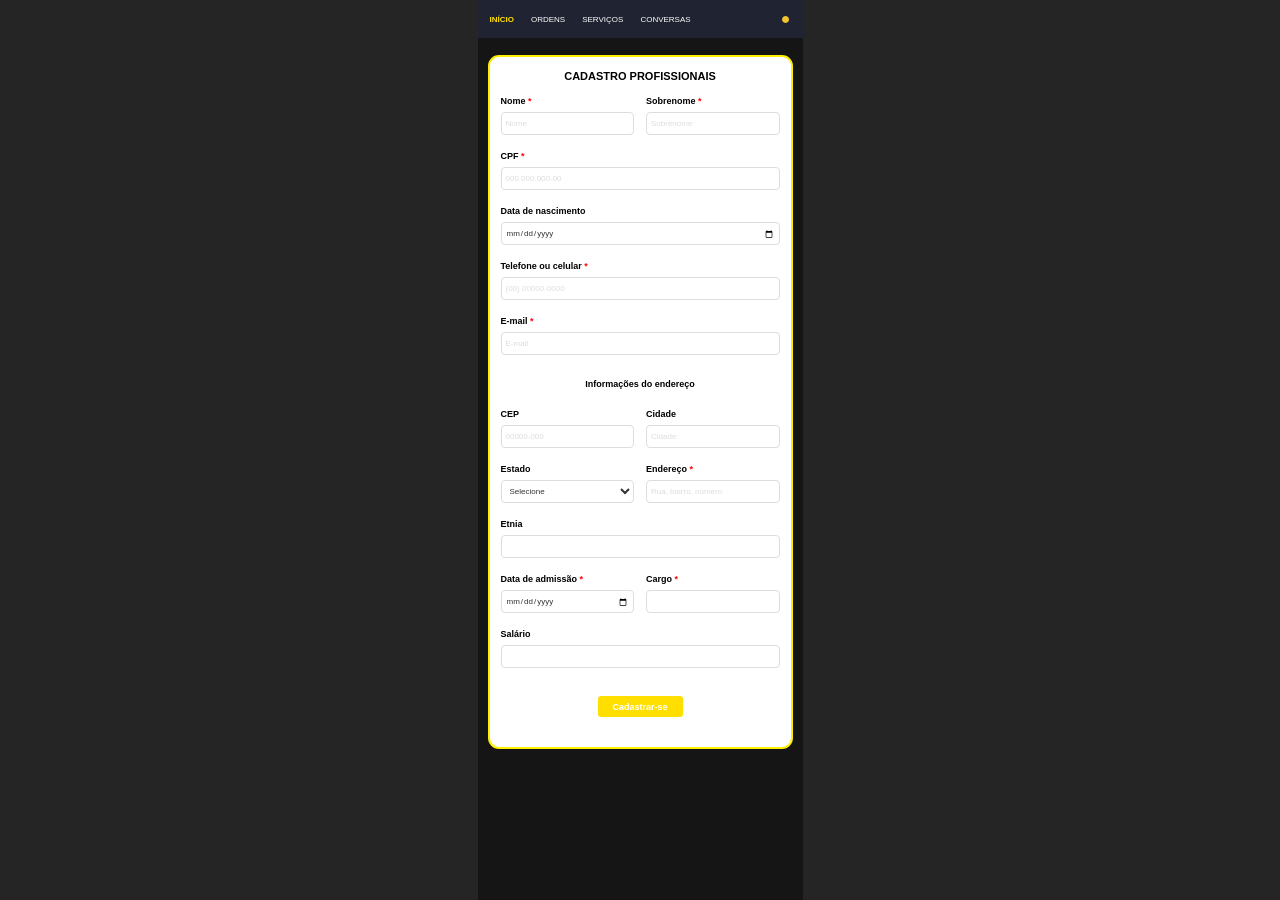
<file: Cadastro de Profissionais/index.html>
<!DOCTYPE html>
<html lang="pt-BR">
<head>
    <meta charset="UTF-8">
    <meta name="viewport" content="width=device-width, initial-scale=1.0">
    <title>Cadastro Profissional - Gerente</title>
    <link rel="stylesheet" href="style.css">
    <link rel="preconnect" href="https://fonts.googleapis.com">
<link rel="preconnect" href="https://fonts.gstatic.com" crossorigin>
<link href="https://fonts.googleapis.com/css2?family=Kanit:ital,wght@0,100;0,200;0,300;0,400;0,500;0,600;0,700;0,800;0,900;1,100;1,200;1,300;1,400;1,500;1,600;1,700;1,800;1,900&display=swap" rel="stylesheet">

</head>
<body>

    <main class="pagina">
        <header class="menu">
            <nav>
                <a href="#" class="ativo">INÍCIO</a>
                <a href="#">ORDENS</a>
                <a href="#">SERVIÇOS</a>
                <a href="#">CONVERSAS</a>
            </nav>

            <div class="perfil">●</div>
        </header>

        <section class="formulario">
            <h2>CADASTRO PROFISSIONAIS</h2>

            <form>
                <div class="campo-duplo">
                    <div class="campo">
                        <label for="nome">Nome <span>*</span></label>
                        <input type="text" id="nome" placeholder="Nome" required>
                    </div>

                    <div class="campo">
                        <label for="sobrenome">Sobrenome <span>*</span></label>
                        <input type="text" id="sobrenome"
                               placeholder="Sobrenome" required>
                    </div>
                </div>

                <div class="campo">
                    <label for="cpf">CPF <span>*</span></label>
                    <input type="text" id="cpf" placeholder="000.000.000-00"
                           maxlength="14" required>
                </div>

                <div class="campo">
                    <label for="nascimento">Data de nascimento</label>
                    <input type="date" id="nascimento">
                </div>

                <div class="campo">
                    <label for="telefone">Telefone ou celular <span>*</span></label>
                    <input type="tel" id="telefone"
                           placeholder="(00) 00000-0000" required>
                </div>

                <div class="campo">
                    <label for="email">E-mail <span>*</span></label>
                    <input type="email" id="email" placeholder="E-mail" required>
                </div>

                <h3>Informações do endereço</h3>

                <div class="campo-duplo">
                    <div class="campo">
                        <label for="cep">CEP</label>
                        <input type="text" id="cep" placeholder="00000-000">
                    </div>

                    <div class="campo">
                        <label for="cidade">Cidade</label>
                        <input type="text" id="cidade" placeholder="Cidade">
                    </div>
                </div>

                <div class="campo-duplo">
                    <div class="campo">
                        <label for="estado">Estado</label>
                        <select id="estado">
                            <option value="">Selecione</option>
                            <option>SP</option>
                            <option>RJ</option>
                            <option>MG</option>
                            <option>PR</option>
                            <option>BA</option>
                            <option>RS</option>
                        </select>
                    </div>

                    <div class="campo">
                        <label for="endereco">Endereço <span>*</span></label>
                        <input type="text" id="endereco"
                               placeholder="Rua, bairro, número" required>
                    </div>
                </div>

                <div class="campo">
                    <label for="etnia">Etnia</label>
                    <input type="text" id="etnia">
                </div>

                <div class="campo-duplo">
                    <div class="campo">
                        <label for="admissao">Data de admissão <span>*</span></label>
                        <input type="date" id="admissao" required>
                    </div>

                    <div class="campo">
                        <label for="cargo">Cargo <span>*</span></label>
                        <input type="text" id="cargo" required>
                    </div>
                </div>

                <div class="campo">
                    <label for="salario">Salário</label>
                    <input type="number" id="salario" step="0.01">
                </div>

                <button type="submit">Cadastrar-se</button>
            </form>
        </section>
    </main>

</body>
</html>
</file>
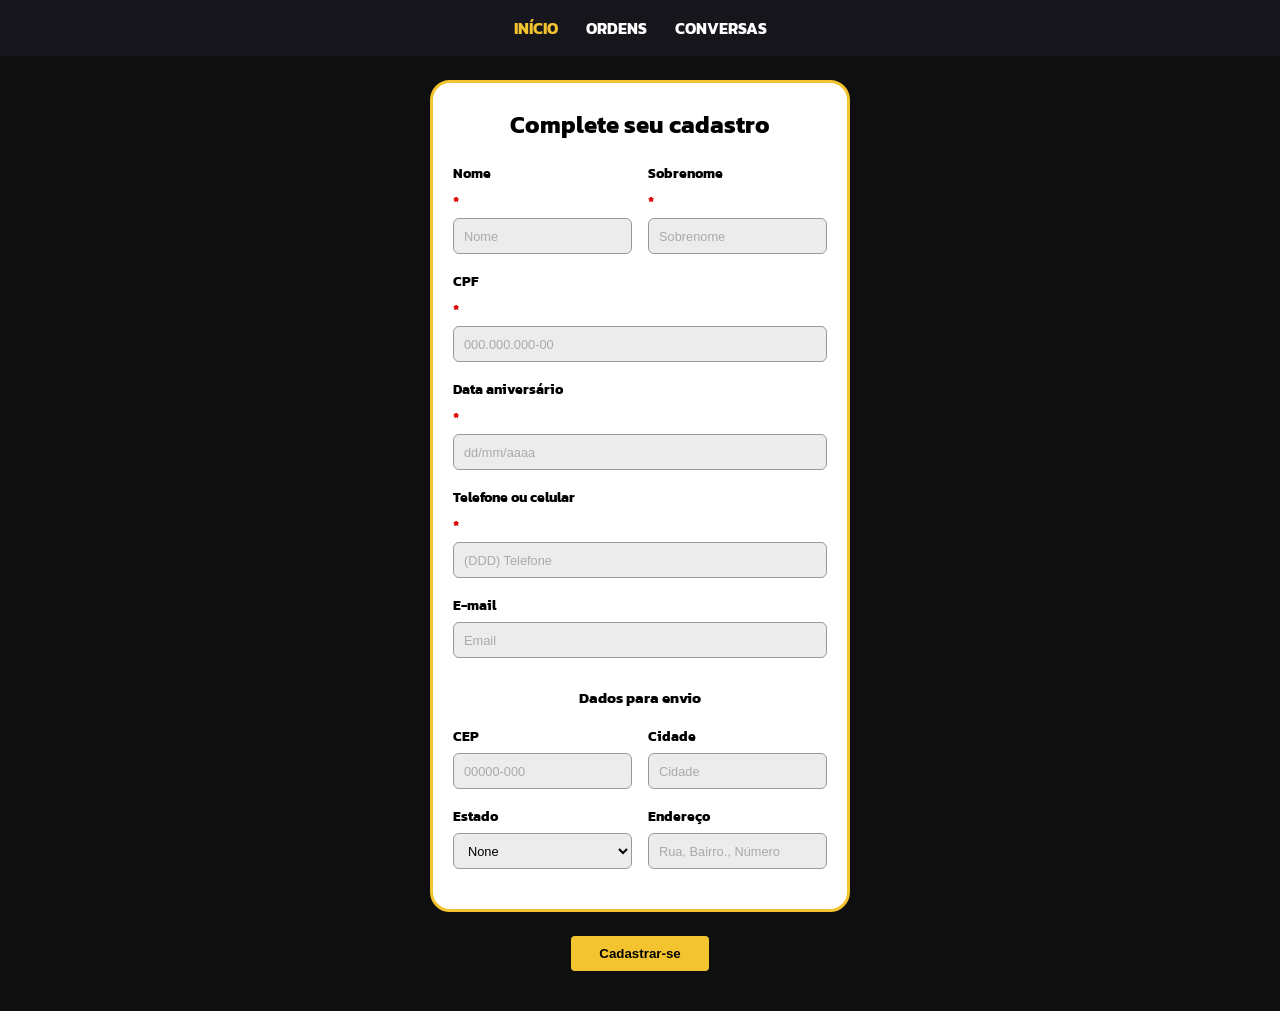
<file: Cadastro/index.html>
<!DOCTYPE html>
<html lang="pt-br">
<head>
    <meta charset="UTF-8">
    <meta name="viewport" content="width=device-width, initial-scale=1.0">
    <link rel="stylesheet" href="style.css">

    <link rel="preconnect" href="https://fonts.googleapis.com">
<link rel="preconnect" href="https://fonts.gstatic.com" crossorigin>
<link href="https://fonts.googleapis.com/css2?family=Kanit:ital,wght@0,100;0,200;0,300;0,400;0,500;0,600;0,700;0,800;0,900;1,100;1,200;1,300;1,400;1,500;1,600;1,700;1,800;1,900&display=swap" rel="stylesheet">

    <title>Testes</title>
</head>
<body>
    <header class="topbar">
  <nav class="topbar__links">
    <a class="active" href="#">INÍCIO</a>
    <a href="#">ORDENS</a>
    <a href="#">CONVERSAS</a>
  </nav>
  <button class="topbar__avatar" aria-label="Perfil">
    <!-- seu ícone de perfil -->
  </button>
</header>

<main class="page">
  <form class="card">
    <h1>Complete seu cadastro</h1>

    <div class="row">
      <label>Nome <span class="req">*</span>
        <input placeholder="Nome">
      </label>
      <label>Sobrenome <span class="req">*</span>
        <input placeholder="Sobrenome">
      </label>
    </div>

    <label>CPF <span class="req">*</span>
      <input placeholder="000.000.000-00">
    </label>

    <label>Data aniversário <span class="req">*</span>
      <input placeholder="dd/mm/aaaa">
    </label>

    <label>Telefone ou celular <span class="req">*</span>
      <input placeholder="(DDD) Telefone">
    </label>

    <label>E-mail
      <input placeholder="Email">
    </label>

    <h2>Dados para envio</h2>

    <div class="row">
      <label>CEP <input placeholder="00000-000"></label>
      <label>Cidade <input placeholder="Cidade"></label>
    </div>

    <div class="row">
      <label>Estado
        <select><option>None</option>
          <option>SP</option>
          <option>BH</option>
        </select>
      </label>
      <label>Endereço
        <input placeholder="Rua, Bairro., Número">
      </label>
    </div>
  </form>

  <button class="btn-submit" type="submit">Cadastrar-se</button>
</main>
</file>
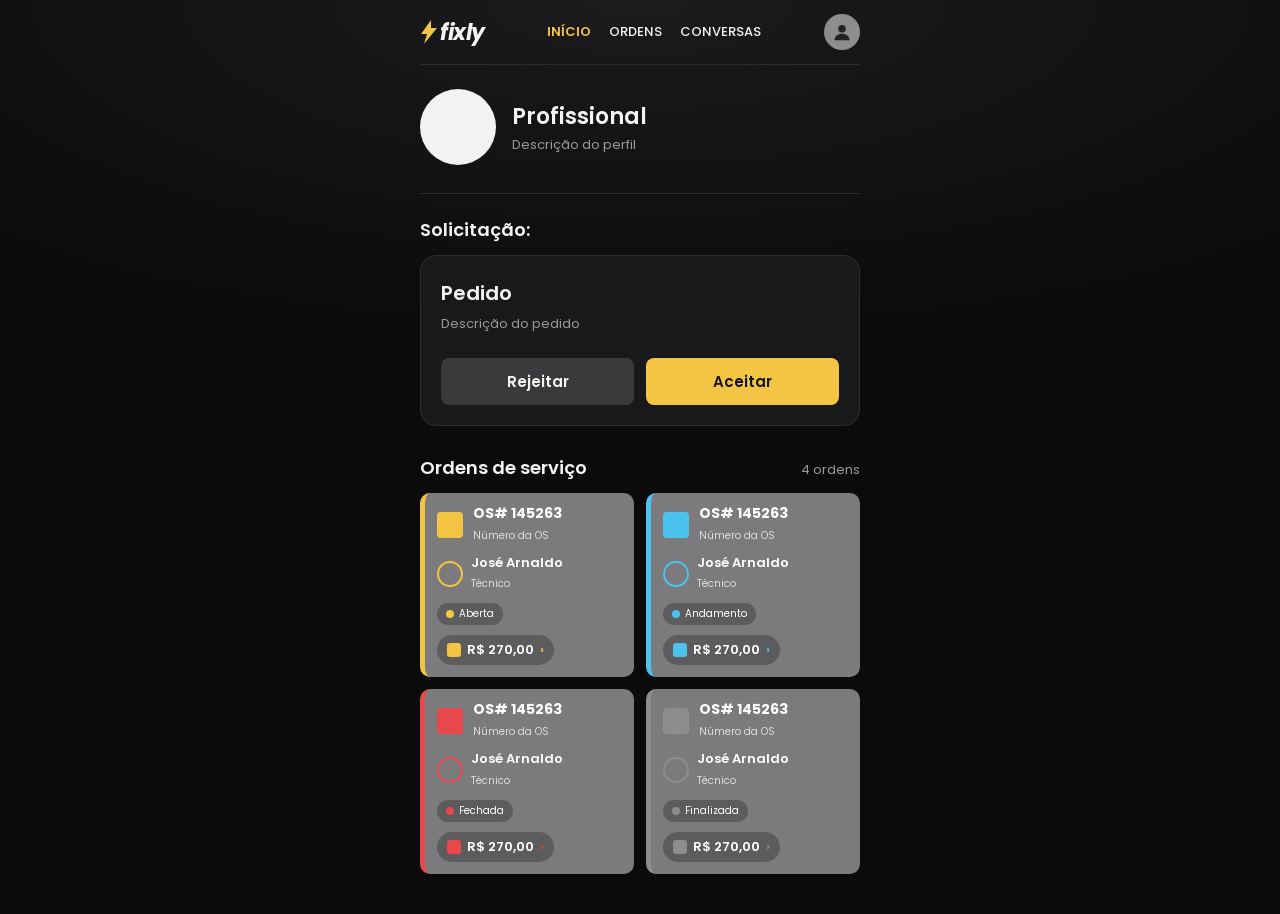
<file: Home - Profissional/index.html>
<!DOCTYPE html>
<html lang="pt-BR">
<head>
  <meta charset="UTF-8">
  <meta name="viewport" content="width=device-width, initial-scale=1">
  <title>Fixly – Início do profissional</title>
  <link rel="preconnect" href="https://fonts.googleapis.com">
  <link rel="preconnect" href="https://fonts.gstatic.com" crossorigin>
  <link href="https://fonts.googleapis.com/css2?family=Poppins:wght@400;500;600;700&display=swap" rel="stylesheet">
  <link rel="stylesheet" href="style.css">
</head>
<body>
  <div class="container">

    <nav class="navbar">
      <div class="logo">
        <svg width="18" height="24" viewBox="0 0 18 24" aria-hidden="true"><path d="M11 0 1 14h6l-3 10L17 8h-6z" fill="#f4c542"/></svg>fixly
      </div>
      <div class="tabs">
        <a class="ativo" href="#inicio">INÍCIO</a>
        <a href="#ordens">ORDENS</a>
        <a href="#conversas">CONVERSAS</a>
      </div>
      <div class="avatar" aria-label="Perfil">
        <svg width="20" height="20" viewBox="0 0 24 24" fill="#222"><circle cx="12" cy="8" r="4.5"/><path d="M3 22c0-5 4-8 9-8s9 3 9 8z"/></svg>
      </div>
    </nav>

    <section class="perfil">
      <div class="foto"></div>
      <div>
        <h1>Profissional</h1>
        <p>Descrição do perfil</p>
      </div>
    </section>
    <hr>

    <h2>Solicitação:</h2>
    <section class="solicitacao">
      <h3>Pedido</h3>
      <p>Descrição do pedido</p>
      <div class="acoes">
        <button class="btn-rejeitar">Rejeitar</button>
        <button class="btn-aceitar">Aceitar</button>
      </div>
    </section>

    <div class="os-titulo">
      <h2>Ordens de serviço</h2>
      <span>4 ordens</span>
    </div>

    <section class="grade">
      <button class="os">
        <div class="os-topo"><div class="os-icone"></div><div><b>OS# 145263</b><small>Número da OS</small></div></div>
        <div class="tecnico"><div class="foto-tec"></div><div><b>José Arnaldo</b><small>Técnico</small></div></div>
        <div class="status">Aberta</div>
        <div class="valor">R$ 270,00<span>›</span></div>
      </button>

      <button class="os andamento">
        <div class="os-topo"><div class="os-icone"></div><div><b>OS# 145263</b><small>Número da OS</small></div></div>
        <div class="tecnico"><div class="foto-tec"></div><div><b>José Arnaldo</b><small>Técnico</small></div></div>
        <div class="status">Andamento</div>
        <div class="valor">R$ 270,00<span>›</span></div>
      </button>

      <button class="os fechada">
        <div class="os-topo"><div class="os-icone"></div><div><b>OS# 145263</b><small>Número da OS</small></div></div>
        <div class="tecnico"><div class="foto-tec"></div><div><b>José Arnaldo</b><small>Técnico</small></div></div>
        <div class="status">Fechada</div>
        <div class="valor">R$ 270,00<span>›</span></div>
      </button>

      <button class="os finalizada">
        <div class="os-topo"><div class="os-icone"></div><div><b>OS# 145263</b><small>Número da OS</small></div></div>
        <div class="tecnico"><div class="foto-tec"></div><div><b>José Arnaldo</b><small>Técnico</small></div></div>
        <div class="status">Finalizada</div>
        <div class="valor">R$ 270,00<span>›</span></div>
      </button>
    </section>

  </div>
</body>
</html>
</file>
<file: Cadastro de Profissionais/style.css>
* {
    margin: 0;
    padding: 0;
    box-sizing: border-box;
}

body {
    background-color: #252525;
    font-family: Arial, Helvetica, sans-serif;
    color: #000;
}

.pagina {
    width: 100%;
    max-width: 325px;
    min-height: 100vh;
    margin: 0 auto;
    background-color: #151515;
    padding-bottom: 30px;
}
.menu {
    height: 38px;
    background-color: #202432;
    display: flex;
    align-items: center;
    justify-content: space-between;
    padding: 0 12px;
}

.menu nav {
    display: flex;
    align-items: center;
    gap: 17px;
}

.menu a {
    color: #fff;
    text-decoration: none;
    font-size: 8px;
}

.menu a.ativo {
    color: #ffdf00;
    font-weight: bold;
}


.perfil { color: #f4c430; }
{
  position: absolute;      /* avatar separado, à direita */
  right: 16px;
  background: none;
  border: 0;
  color: #bbb;
}

.formulario {
    width: calc(100% - 20px);
    margin: 17px auto 0;
    background-color: #fff;
    border: 2px solid #fff000;
    border-radius: 11px;
    padding: 13px 11px 30px;
}

.formulario h2 {
    text-align: center;
    font-size: 11px;
    margin-bottom: 14px;
}

.campo {
    display: flex;
    flex-direction: column;
    min-width: 0;
    margin-bottom: 16px;
}

.campo label {
    font-size: 9px;
    font-weight: bold;
    margin-bottom: 6px;
}

.campo label span {
    color: red;
}

.campo input,
.campo select {
    width: 100%;
    height: 23px;
    border: 1px solid #ddd;
    border-radius: 4px;
    padding: 4px;
    background-color: #fff;
    font-family: inherit;
    font-size: 8px;
    color: #333;
    outline: none;
}

.campo input::placeholder {
    color: #ddd;
}

.campo input:focus,
.campo select:focus {
    border: 2px solid #00d9f5;
}

.campo-duplo {
    display: grid;
    grid-template-columns: minmax(0, 1fr) minmax(0, 1fr);
    gap: 12px;
}

.formulario h3 {
    font-size: 9px;
    text-align: center;
    margin: 24px 0 20px;
}

button {
    display: block;
    margin: 28px auto 0;
    width: 85px;
    height: 21px;
    background-color: #ffdf00;
    color: #fff;
    font-weight: bold;
    font-size: 9px;
    border: none;
    border-radius: 3px;
    cursor: pointer;
}

button:hover {
    background-color: #e6c900;
}

@media (max-width: 350px) {
    .menu nav {
        gap: 10px;
    }

    .menu a {
        font-size: 7px;
    }

    .campo-duplo {
        gap: 8px;
    }
}
</file>
<file: Cadastro/style.css>
.kanit-thin {
  font-family: "Kanit", sans-serif;
  font-weight: 100;
  font-style: normal;
}

* { box-sizing: border-box; }

body {
  margin: 0;
  background: #0f0f0f;
  font-family: kanit;
}

/* ---------- MENU ---------- */
.topbar {
  display: flex;
  align-items: center;
  justify-content: center;   /* links centralizados */
  position: relative;
  padding: 16px;
  background: #16161c;
  cursor: pointer;
  font-weight: 700;
  transition: color gray  0.2s ease;
}
.topbar__links {
  display: flex;
  gap: 28px;
  cursor: pointer;
  font-weight: 700;
  transition: color gray 0.2s ease;
}
.topbar__links a {
  color: #fff;
  font-weight: 700;
  text-decoration: none;
  cursor: pointer;
  font-weight: 700;
  transition: color gray 0.2s ease;
}
.topbar__links a.active { color: #f4c430; }
.topbar__avatar {
  position: absolute;      /* avatar separado, à direita */
  right: 16px;
  background: none;
  border: 0;
  color: #bbb;
}
.user-profile svg {
  color: #a0a5b1;
  cursor: pointer;
  transition: color 0.2s ease;
}

.user-profile svg:hover {
  color: #ffffff;
}

/* ---------- PÁGINA ---------- */
.page {
  display: flex;
  flex-direction: column;
  align-items: center;       /* centraliza o card */
  gap: 24px;
  padding: 24px 16px 40px;
}

/* ---------- CARD ---------- */
.card {
  width: 100%;
  max-width: 420px;
  background: #fff;
  border: 3px solid #f4c430;   /* borda amarela */
  border-radius: 20px;
  padding: 24px 20px 40px;
  display: flex;
  flex-direction: column;
  gap: 16px;
}
.card h1 {
  margin: 0 0 4px;
  text-align: center;
  font-size: 1.5rem;
  color: #000;
}
.card h2 {
  margin: 12px 0 0;
  text-align: center;
  font-size: 0.95rem;
  color: #000;
}

.row {
  display: grid;
  grid-template-columns: 1fr 1fr;
  gap: 16px;
}

label {
  display: flex;
  flex-direction: column;
  gap: 6px;
  font-weight: 700;
  font-size: 0.9rem;
  color: #000;
}
.req { color: #d00; }

input, select {
  width: 100%;
  height: 36px;
  padding: 0 10px;
  background: #ececec;
  border: 1px solid #999;
  border-radius: 6px;
  font-size: 0.8rem;
}
input::placeholder { color: #aaa; }

/* ---------- BOTÃO (fora do card) ---------- */
.btn-submit {
  background: #f4c430;
  color: #000;
  font-weight: 700;
  border: 0;
  border-radius: 4px;
  padding: 10px 28px;
  cursor: pointer;
}
</file>
<file: Home - Profissional/style.css>
:root {
  --bg: #0b0b0c;
  --surface: #19191b;
  --surface-2: #3a3a3c;
  --line: #2c2c2f;
  --text: #f4f4f2;
  --muted: #9a9a9f;
  --yellow: #f4c542;
  --blue: #4cc3ef;
  --red: #e8484b;
  --gray: #8d8d90;
  --card: #7b7b7d;
  --ink: #141414;
}

* { box-sizing: border-box; }

body {
  margin: 0;
  min-height: 100vh;
  background: radial-gradient(120% 60% at 50% 0, #1b1b1d, var(--bg) 60%) var(--bg);
  color: var(--text);
  font-family: "Poppins", system-ui, sans-serif;
}

.container {
  max-width: 480px;
  margin: 0 auto;
  padding: 0 20px 40px;
}

/* Navegação */
.navbar {
  display: flex;
  align-items: center;
  justify-content: space-between;
  padding: 14px 0;
  border-bottom: 1px solid var(--line);
}

.logo {
  display: flex;
  align-items: center;
  gap: 2px;
  font-size: 22px;
  font-weight: 700;
  font-style: italic;
  letter-spacing: -0.5px;
}

.tabs { display: flex; gap: 18px; font-size: 13px; font-weight: 500; }
.tabs a { color: var(--text); text-decoration: none; }
.tabs a.ativo { color: var(--yellow); font-weight: 600; }

.avatar {
  width: 36px;
  height: 36px;
  border-radius: 50%;
  background: var(--gray);
  display: grid;
  place-items: center;
}

/* Perfil */
.perfil { display: flex; align-items: center; gap: 16px; padding: 24px 0; }
.perfil .foto { width: 76px; height: 76px; border-radius: 50%; background: #f2f2f2; flex: none; }
.perfil h1 { margin: 0; font-size: 22px; font-weight: 600; }
.perfil p { margin: 2px 0 0; color: var(--muted); font-size: 13px; }

hr { border: 0; border-top: 1px solid var(--line); margin: 4px 0 22px; }
h2 { margin: 0 0 12px; font-size: 18px; font-weight: 600; }

/* Solicitação */
.solicitacao {
  background: var(--surface);
  border: 1px solid var(--line);
  border-radius: 16px;
  padding: 22px 20px 20px;
}
.solicitacao h3 { margin: 0; font-size: 20px; font-weight: 600; }
.solicitacao p { margin: 6px 0 24px; color: var(--muted); font-size: 13px; }

.acoes { display: grid; grid-template-columns: 1fr 1fr; gap: 12px; }

button {
  min-height: 44px;
  padding: 12px;
  border: 0;
  border-radius: 8px;
  font: inherit;
  font-size: 15px;
  font-weight: 600;
  cursor: pointer;
}
button:focus-visible, a:focus-visible { outline: 2px solid var(--blue); outline-offset: 2px; }

.btn-aceitar { background: var(--yellow); color: var(--ink); }
.btn-rejeitar { background: var(--surface-2); color: var(--text); }

/* Ordens de serviço */
.os-titulo { display: flex; justify-content: space-between; align-items: baseline; margin: 28px 0 12px; }
.os-titulo h2 { margin: 0; }
.os-titulo span { color: var(--muted); font-size: 13px; }

.grade { display: grid; grid-template-columns: 1fr 1fr; gap: 12px; }

.os {
  --cor: var(--yellow);
  display: flex;
  flex-direction: column;
  gap: 10px;
  min-height: 0;
  padding: 12px;
  border-left: 5px solid var(--cor);
  border-radius: 10px;
  background: var(--card);
  color: #fff;
  font-weight: 400;
  text-align: left;
}
.os.andamento { --cor: var(--blue); }
.os.fechada { --cor: var(--red); }
.os.finalizada { --cor: var(--gray); }

.os-topo { display: flex; align-items: center; gap: 10px; }
.os-icone { width: 26px; height: 26px; border-radius: 4px; background: var(--cor); flex: none; }
.os b { display: block; font-size: 14px; line-height: 1.2; }
.os small { font-size: 10px; opacity: 0.75; }

.tecnico { display: flex; align-items: center; gap: 8px; }
.tecnico .foto-tec { width: 26px; height: 26px; border: 2px solid var(--cor); border-radius: 50%; flex: none; }
.tecnico b { font-size: 13px; font-weight: 600; }

.status {
  align-self: flex-start;
  display: flex;
  align-items: center;
  gap: 5px;
  padding: 3px 9px;
  border-radius: 99px;
  background: rgba(0, 0, 0, 0.25);
  font-size: 10px;
}
.status::before { content: ""; width: 8px; height: 8px; border-radius: 50%; background: var(--cor); }

.valor {
  display: flex;
  align-items: center;
  gap: 6px;
  padding: 5px 10px;
  border-radius: 99px;
  background: rgba(0, 0, 0, 0.25);
  font-size: 13px;
  font-weight: 600;
}
.valor::before { content: ""; width: 14px; height: 14px; border-radius: 3px; background: var(--cor); flex: none; }
.valor span { margin-left: auto; color: var(--cor); }
</file>
